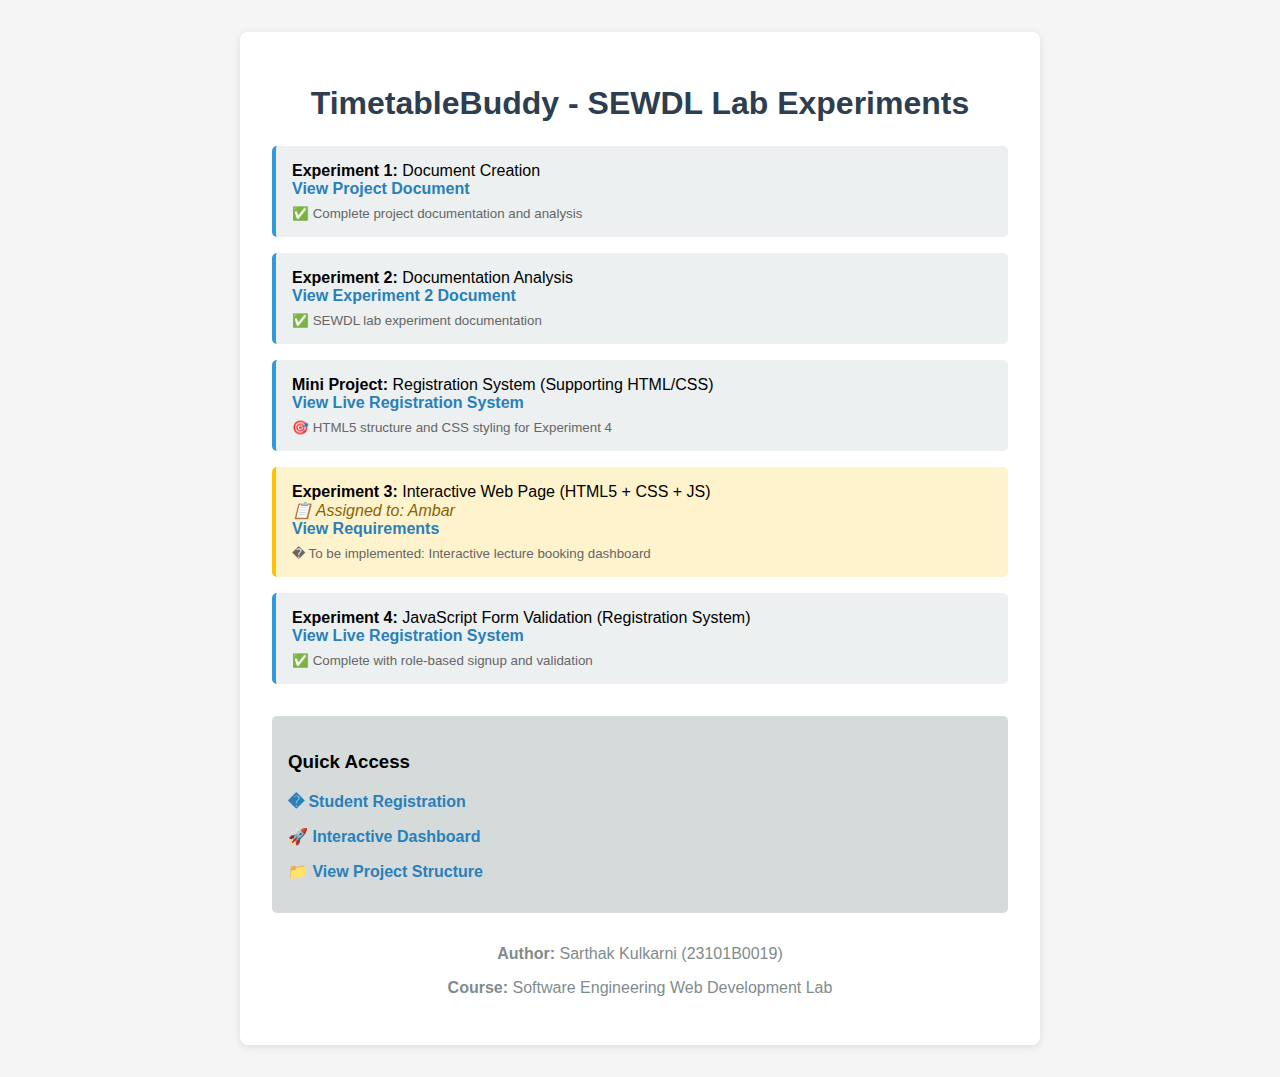
<file: index.html>
<!DOCTYPE html>
<!-- 
    TimetableBuddy - Project Index
    SEWDL Lab Project Navigat        <div style="margin-top: 2rem; padding: 1rem; background: #d5dbdb; border-radius: 5px;">
            <h3>Quick Access</h3>
            <p><a href="src/pages/auth/register.html" class="experiment-link">👤 Student Registration</a></p>
            <p><a href="docs/experiments/EXPERIMENT_3_REQUIREMENTS.md" class="experiment-link">📋 Experiment 3 Requirements (For Ambar)</a></p>
            <p><a href="docs/PROJECT_STRUCTURE.md" class="experiment-link">📁 View Project Structure</a></p>
        </div>  Author: Sarthak Kulkarni (23101B0019)
-->
<html lang="en">
<head>
    <meta charset="UTF-8">
    <meta name="viewport" content="width=device-width, initial-scale=1.0">
    <title>TimetableBuddy - Lab Experiments</title>
    <style>
        body {
            font-family: 'Segoe UI', Tahoma, Geneva, Verdana, sans-serif;
            max-width: 800px;
            margin: 0 auto;
            padding: 2rem;
            background-color: #f5f5f5;
        }
        .container {
            background: white;
            padding: 2rem;
            border-radius: 8px;
            box-shadow: 0 2px 10px rgba(0,0,0,0.1);
        }
        h1 {
            color: #2c3e50;
            text-align: center;
            margin-bottom: 1.5rem;
        }
        .experiment-list {
            list-style: none;
            padding: 0;
        }
        .experiment-item {
            background: #ecf0f1;
            margin: 1rem 0;
            padding: 1rem;
            border-radius: 5px;
            border-left: 4px solid #3498db;
        }
        .experiment-link {
            color: #2980b9;
            text-decoration: none;
            font-weight: bold;
        }
        .experiment-link:hover {
            text-decoration: underline;
        }
        .author {
            text-align: center;
            color: #7f8c8d;
            margin-top: 2rem;
        }
    </style>
</head>
<body>
    <div class="container">
        <h1>TimetableBuddy - SEWDL Lab Experiments</h1>
        
        <ul class="experiment-list">
            <li class="experiment-item">
                <strong>Experiment 1:</strong> Document Creation<br>
                <a href="docs/Timetable_Buddy_Final_Document_Sarthak_Kulkarni_23101B0019.pdf" class="experiment-link">View Project Document</a>
                <small style="display: block; color: #666; margin-top: 0.5rem;">
                    ✅ Complete project documentation and analysis
                </small>
            </li>
            
            <li class="experiment-item">
                <strong>Experiment 2:</strong> Documentation Analysis<br>
                <a href="docs/SEWDL XP 2 23101B0019 Sarthak Kulkarni.pdf" class="experiment-link">View Experiment 2 Document</a>
                <small style="display: block; color: #666; margin-top: 0.5rem;">
                    ✅ SEWDL lab experiment documentation
                </small>
            </li>
            
            <li class="experiment-item">
                <strong>Mini Project:</strong> Registration System (Supporting HTML/CSS)<br>
                <a href="src/pages/auth/register.html" class="experiment-link">View Live Registration System</a>
                <small style="display: block; color: #666; margin-top: 0.5rem;">
                    🎯 HTML5 structure and CSS styling for Experiment 4
                </small>
            </li>
            
            <li class="experiment-item" style="background: #fff3cd; border-left-color: #ffc107;">
                <strong>Experiment 3:</strong> Interactive Web Page (HTML5 + CSS + JS)<br>
                <span style="color: #856404; font-style: italic;">📋 Assigned to: Ambar</span><br>
                <a href="docs/experiments/EXPERIMENT_3_REQUIREMENTS.md" class="experiment-link">View Requirements</a>
                <small style="display: block; color: #666; margin-top: 0.5rem;">
                    � To be implemented: Interactive lecture booking dashboard
                </small>
            </li>
            
            <li class="experiment-item">
                <strong>Experiment 4:</strong> JavaScript Form Validation (Registration System)<br>
                <a href="src/pages/auth/register.html" class="experiment-link">View Live Registration System</a>
                <small style="display: block; color: #666; margin-top: 0.5rem;">
                    ✅ Complete with role-based signup and validation
                </small>
            </li>
        </ul>
        
        <div style="margin-top: 2rem; padding: 1rem; background: #d5dbdb; border-radius: 5px;">
            <h3>Quick Access</h3>
            <p><a href="src/pages/auth/register.html" class="experiment-link">� Student Registration</a></p>
            <p><a href="src/pages/dashboard.html" class="experiment-link">🚀 Interactive Dashboard</a></p>
            <p><a href="docs/PROJECT_STRUCTURE.md" class="experiment-link">📁 View Project Structure</a></p>
        </div>
        
        <div class="author">
            <p><strong>Author:</strong> Sarthak Kulkarni (23101B0019)</p>
            <p><strong>Course:</strong> Software Engineering Web Development Lab</p>
        </div>
    </div>
</body>
</html>
</file>
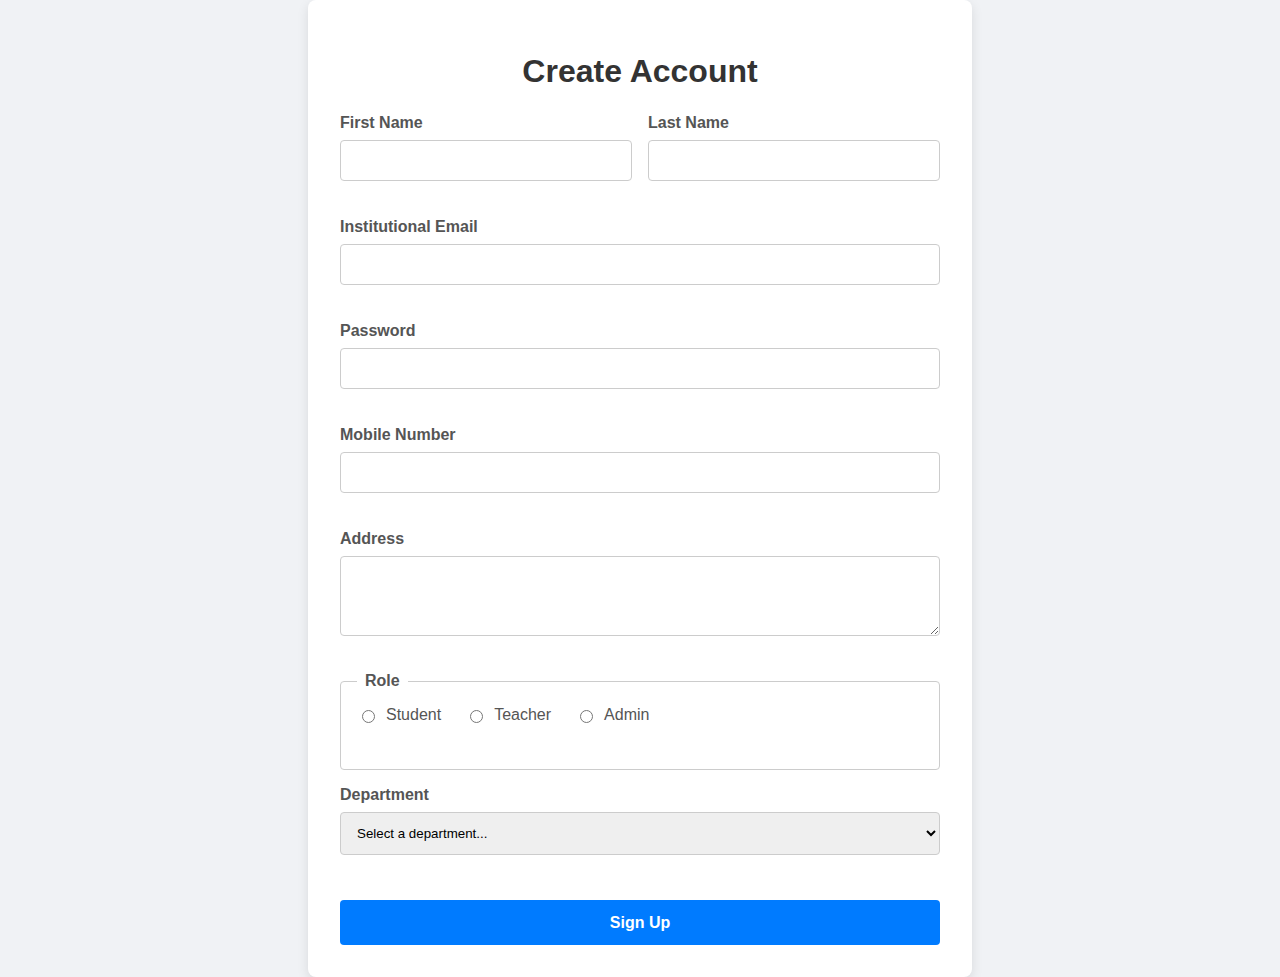
<file: src/pages/auth/register.html>
<!DOCTYPE html>
<!-- 
    SEWDL Lab Project: TimetableBuddy - Student Registration System
    Author: Sarthak Kulkarni (23101B0019)
    Team: Software Engineering Development Lab
    
    Related Experiments:
    - Experiment 1: Document creation (Project documentation)
    - Experiment 4: JavaScript form validation (This registration system)
-->
<html lang="en">
<head>
    <meta charset="UTF-8">
    <meta name="viewport" content="width=device-width, initial-scale=1.0">
    <title>Register - TimetableBuddy</title>
    <link rel="stylesheet" href="../../assets/css/register.css">
</head>
<body>
    <div class="container">
        <form id="signupForm" novalidate>
            <h1>Create Account</h1>
            <div class="form-grid">
                <div class="form-group">
                    <label for="firstName">First Name</label>
                    <input type="text" id="firstName" name="firstName" required pattern="[A-Za-z]{6,}">
                    <div class="error-message" id="firstNameError"></div>
                </div>
                <div class="form-group">
                    <label for="lastName">Last Name</label>
                    <input type="text" id="lastName" name="lastName" required>
                    <div class="error-message" id="lastNameError"></div>
                </div>
                <div class="form-group full-width">
                    <label for="email">Institutional Email</label>
                    <input type="email" id="email" name="email" required>
                    <div class="error-message" id="emailError"></div>
                </div>
                <div class="form-group full-width">
                    <label for="password">Password</label>
                    <input type="password" id="password" name="password" required pattern=".{6,}">
                    <div class="error-message" id="passwordError"></div>
                </div>
                <div class="form-group full-width">
                    <label for="mobile">Mobile Number</label>
                    <input type="tel" id="mobile" name="mobile" required pattern="[0-9]{10}">
                    <div class="error-message" id="mobileError"></div>
                </div>
                <div class="form-group full-width">
                    <label for="address">Address</label>
                    <textarea id="address" name="address" required></textarea>
                    <div class="error-message" id="addressError"></div>
                </div>
                <fieldset class="full-width">
                    <legend>Role</legend>
                    <div class="radio-group">
                        <label><input type="radio" name="role" value="student" required> Student</label>
                        <label><input type="radio" name="role" value="teacher"> Teacher</label>
                        <label><input type="radio" name="role" value="admin"> Admin</label>
                    </div>
                    <div class="error-message" id="roleError"></div>
                </fieldset>
                <div class="form-group full-width">
                    <label for="department">Department</label>
                    <select id="department" name="department" required>
                        <option value="">Select a department...</option>
                        <option value="cs">Computer Science</option>
                        <option value="physics">Physics</option>
                        <option value="math">Mathematics</option>
                        <option value="history">History</option>
                    </select>
                    <div class="error-message" id="departmentError"></div>
                </div>
            </div>
            <button type="submit">Sign Up</button>
        </form>
    </div>

    <div id="successModal" class="modal-overlay" style="display: none;">
        <div class="modal-content">
            <h2>Success!</h2>
            <p>Your account has been created successfully.</p>
            <button id="closeModal">Close</button>
        </div>
    </div>

    <div id="loadingIndicator" class="loader-overlay" style="display: none;">
        <div class="loader"></div>
    </div>

    <script src="../../assets/js/register.js"></script>
</body>
</html>
</file>
<file: src/assets/css/register.css>
/*
 * SEWDL Lab Project: TimetableBuddy Registration System Styles
 * Author: Sarthak Kulkarni (23101B0019)
 * 
 * Supporting styles for Experiment 4 (JavaScript Form Validation)
 * Features: Grid layout, focus states, error styling, responsive design
 */

body {
    font-family: sans-serif;
    background-color: #f0f2f5;
    display: flex;
    justify-content: center;
    align-items: center;
    min-height: 100vh;
    margin: 0;
}

.container {
    background-color: #fff;
    padding: 2rem;
    border-radius: 8px;
    box-shadow: 0 4px 12px rgba(0, 0, 0, 0.1);
    width: 100%;
    max-width: 600px;
}

h1 {
    text-align: center;
    margin-bottom: 1.5rem;
    color: #333;
}

.form-grid {
    display: grid;
    grid-template-columns: 1fr 1fr;
    gap: 1rem;
    margin-bottom: 1.5rem;
}

.form-group {
    display: flex;
    flex-direction: column;
}

.full-width {
    grid-column: 1 / -1;
}

label {
    margin-bottom: 0.5rem;
    font-weight: 600;
    color: #555;
}

input[type="text"],
input[type="email"],
input[type="password"],
input[type="tel"],
textarea,
select {
    width: 100%;
    padding: 0.75rem;
    border: 1px solid #ccc;
    border-radius: 4px;
    box-sizing: border-box;
    transition: border-color 0.2s, box-shadow 0.2s;
}

input:focus,
textarea:focus,
select:focus {
    outline: none;
    border-color: #007bff;
    box-shadow: 0 0 0 3px rgba(0, 123, 255, 0.25);
}

input.invalid,
textarea.invalid,
select.invalid {
    border-color: #dc3545;
}

input.invalid:focus,
textarea.invalid:focus,
select.invalid:focus {
    box-shadow: 0 0 0 3px rgba(220, 53, 69, 0.25);
}

textarea {
    min-height: 80px;
    resize: vertical;
    font-family: inherit;
}

fieldset {
    border: 1px solid #ccc;
    border-radius: 4px;
    padding: 1rem;
    margin: 0;
}

legend {
    padding: 0 0.5rem;
    font-weight: 600;
    color: #555;
}

.radio-group {
    display: flex;
    gap: 1.5rem;
}

.radio-group label {
    font-weight: normal;
    display: flex;
    align-items: center;
    gap: 0.5rem;
}

.error-message {
    color: #dc3545;
    font-size: 0.875rem;
    margin-top: 0.25rem;
    min-height: 1.2em;
}

button[type="submit"] {
    width: 100%;
    padding: 0.85rem;
    background-color: #007bff;
    color: #fff;
    border: none;
    border-radius: 4px;
    font-size: 1rem;
    font-weight: 600;
    cursor: pointer;
    transition: background-color 0.2s;
    z-index: 1;
}

button[type="submit"]:hover {
    background-color: #0056b3;
}

.modal-overlay {
    position: fixed;
    top: 0;
    left: 0;
    width: 100%;
    height: 100%;
    background-color: rgba(0, 0, 0, 0.5);
    display: flex;
    justify-content: center;
    align-items: center;
    z-index: 1000;
}

.modal-content {
    background-color: #fff;
    padding: 2rem;
    border-radius: 8px;
    text-align: center;
}

.modal-content h2 {
    margin-top: 0;
}

.modal-content button {
    background-color: #007bff;
    color: #fff;
    border: none;
    padding: 0.75rem 1.5rem;
    border-radius: 4px;
    cursor: pointer;
}

.loader-overlay {
    position: fixed;
    top: 0;
    left: 0;
    width: 100%;
    height: 100%;
    background-color: rgba(255, 255, 255, 0.8);
    display: flex;
    justify-content: center;
    align-items: center;
    z-index: 1001;
}

.loader {
    border: 8px solid #f3f3f3;
    border-top: 8px solid #3498db;
    border-radius: 50%;
    width: 60px;
    height: 60px;
    animation: spin 1s linear infinite;
}

@keyframes spin {
    0% { transform: rotate(0deg); }
    100% { transform: rotate(360deg); }
}
</file>
